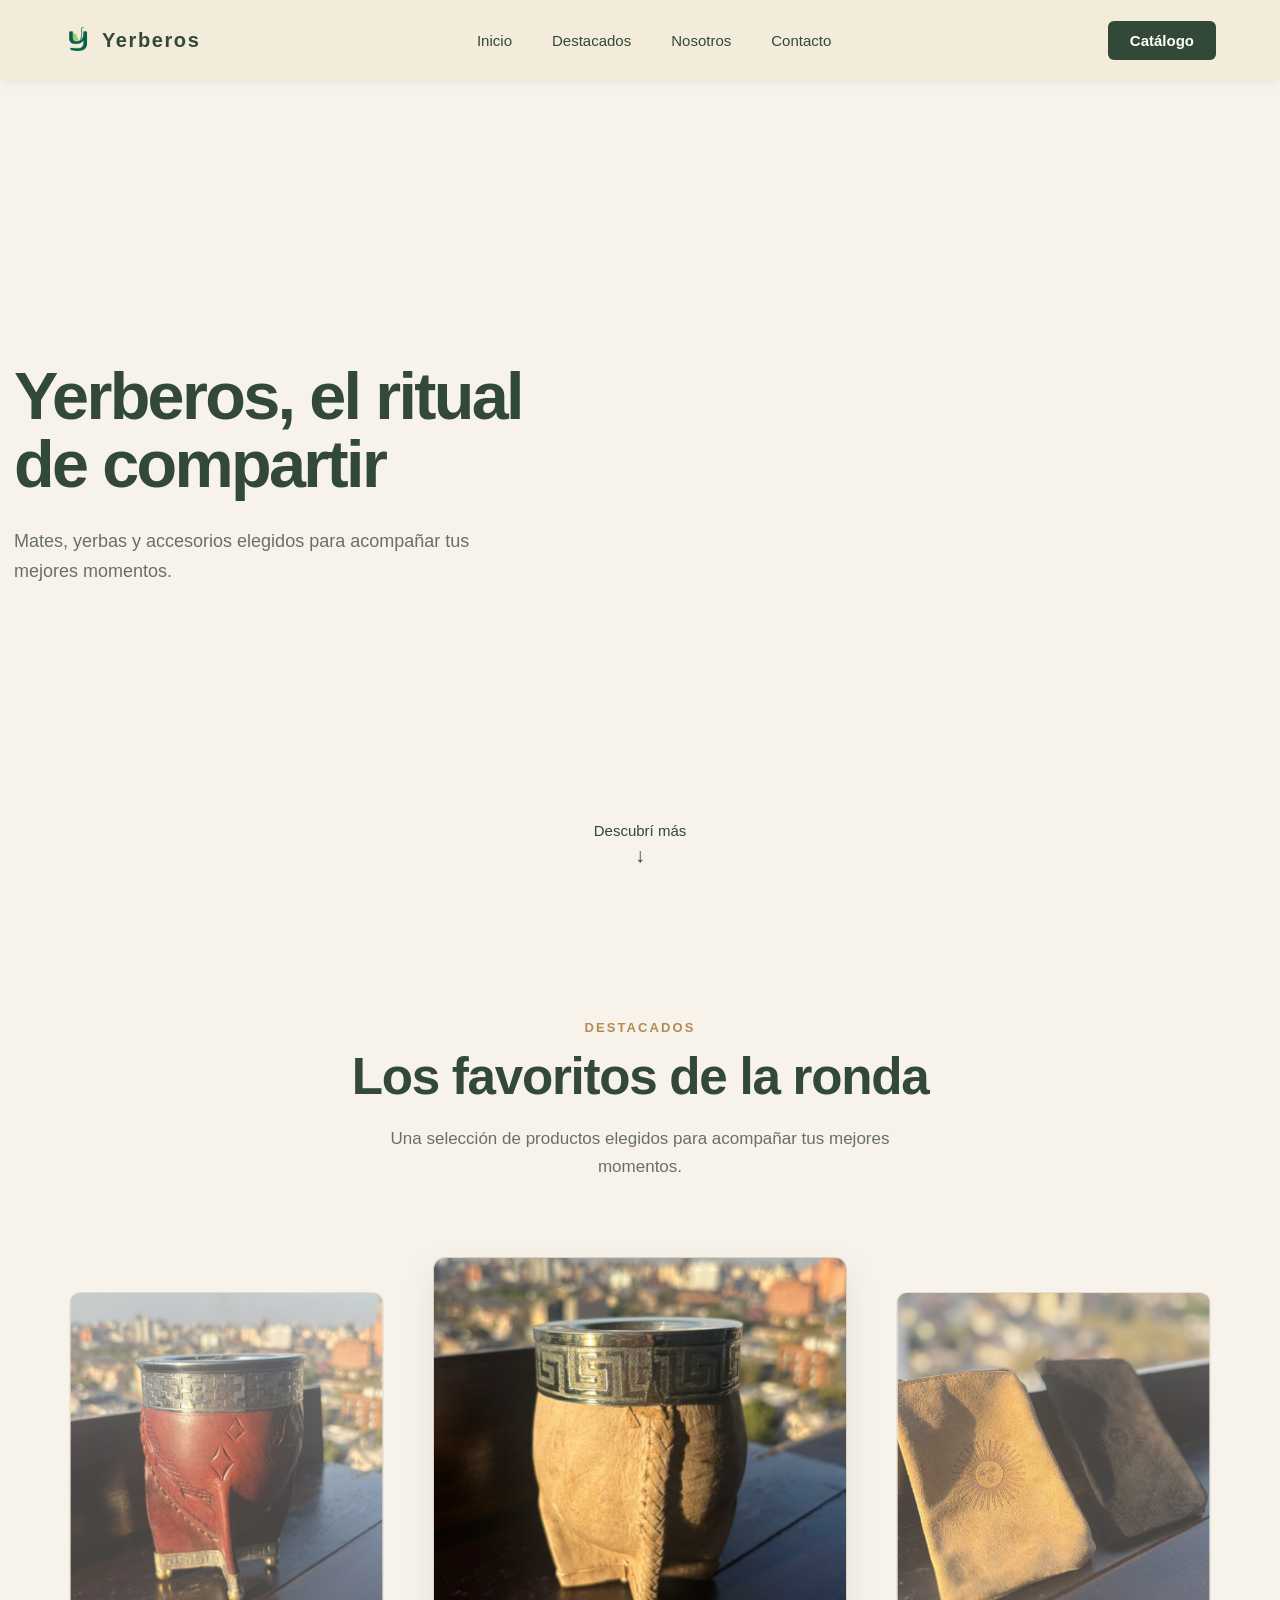
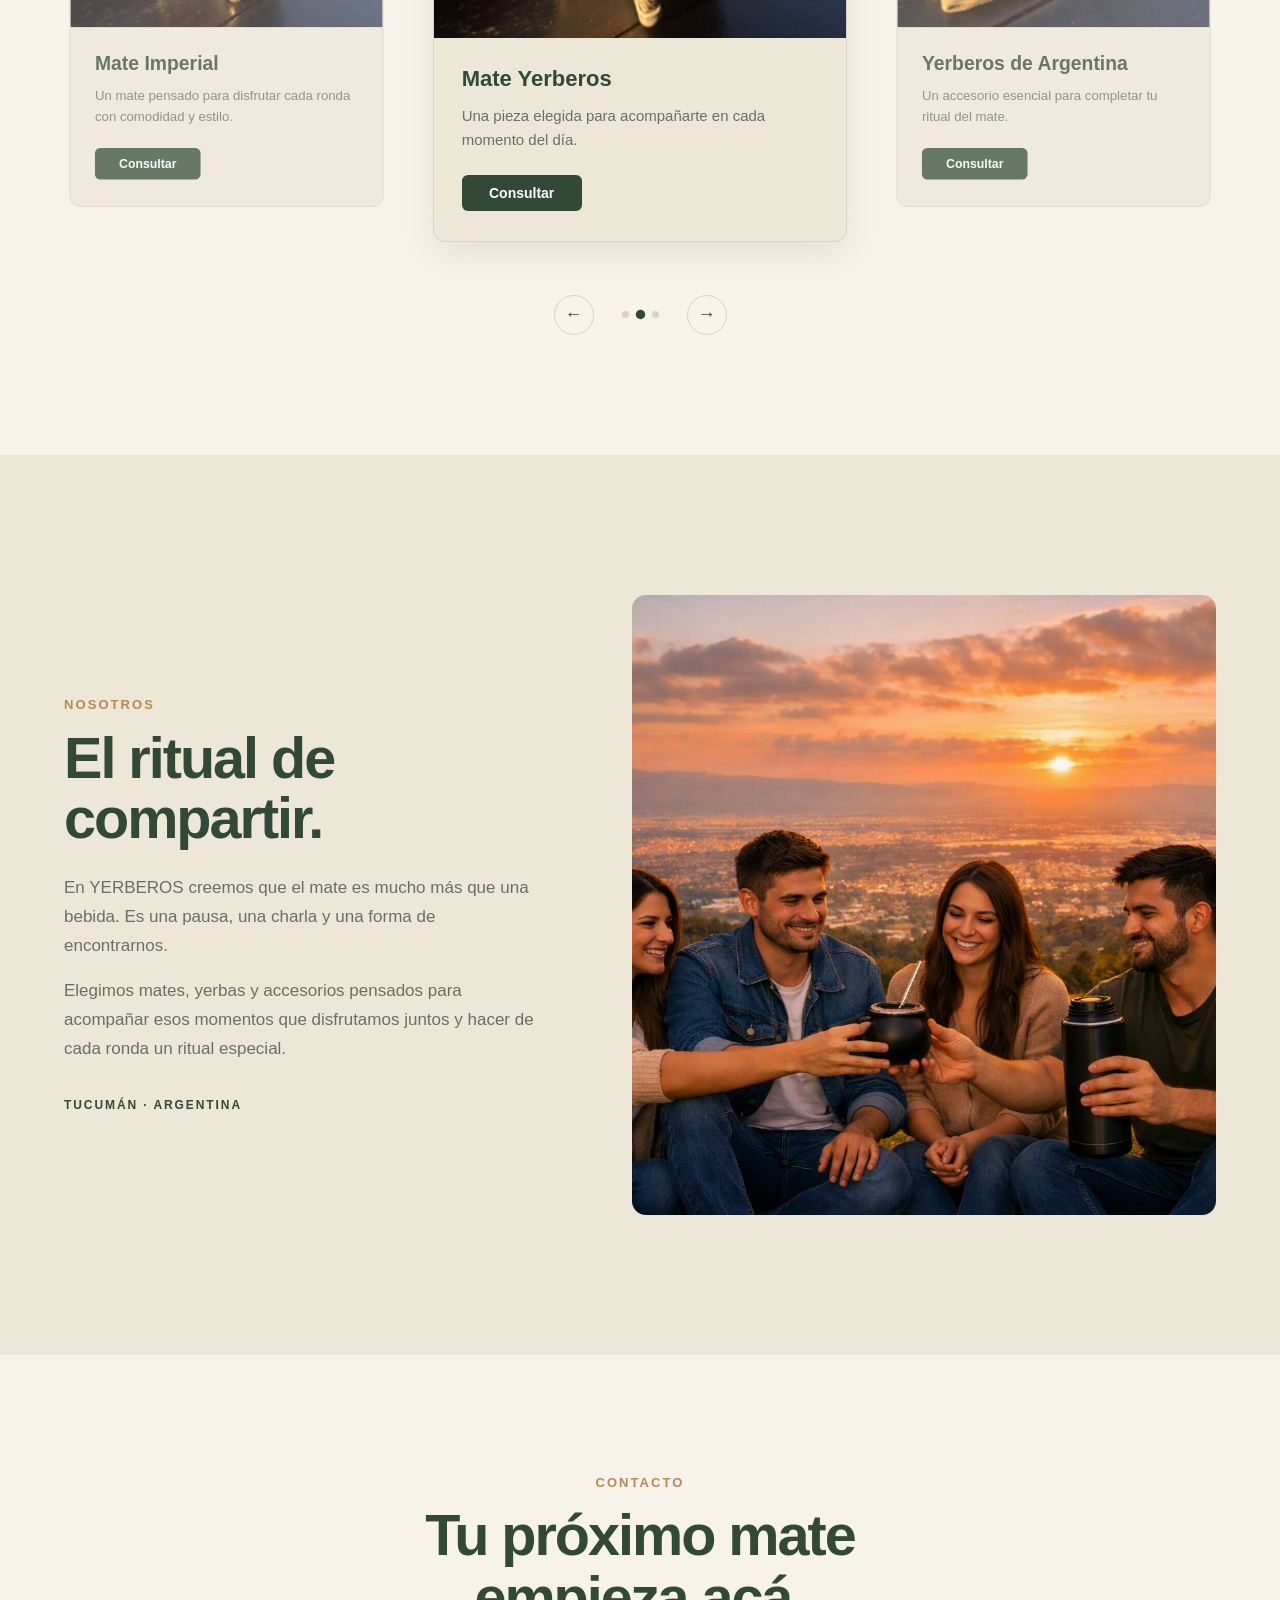
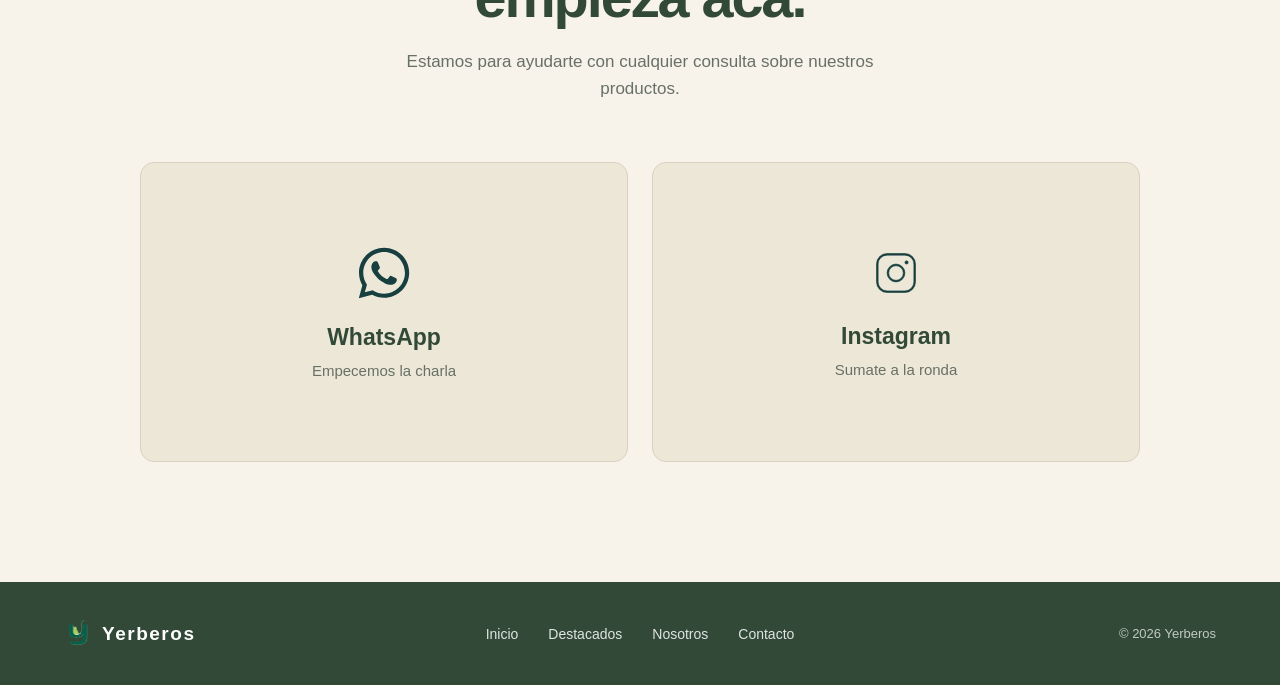
<file: index.html>
<!DOCTYPE html>
<html lang="es">
<head>
    <meta charset="UTF-8">
    <meta
        name="viewport"
        content="width=device-width, initial-scale=1.0"
    >
    <title>
        YERBEROS | Mates, yerbas y accesorios
    </title>
    <meta
        name="description"
        content="Descubrí YERBEROS, una selección de mates, yerbas y accesorios elegidos para acompañar tus mejores momentos."
    >
    <meta
        name="author"
        content="YERBEROS"
    >
    <meta
        name="robots"
        content="index, follow"
    >
    <!-- =========================
        Canonical
    ========================= -->
    <link
        rel="canonical"
        href="https://bmstd.github.io/yerberos/"
    >
    <!-- =========================
        Favicon
    ========================= -->
    <link
        rel="icon"
        href="./assets/images/brand/favicon.ico"
        type="image/x-icon"
    >
    <link
        rel="shortcut icon"
        href="./assets/images/brand/favicon.ico"
        type="image/x-icon"
    >
    <!-- =========================
        Open Graph
    ========================= -->
    <meta
        property="og:type"
        content="website"
    >
    <meta
        property="og:title"
        content="YERBEROS | Mates, yerbas y accesorios"
    >
    <meta
        property="og:description"
        content="Mates, yerbas y accesorios elegidos para acompañar tus mejores momentos."
    >
    <meta
        property="og:url"
        content="https://bmstd.github.io/yerberos/"
    >
    <meta
        property="og:site_name"
        content="YERBEROS"
    >
    <meta
        property="og:locale"
        content="es_AR"
    >
    <meta
        property="og:image"
        content="https://bmstd.github.io/yerberos/assets/images/brand/og-image.jpg"
    >
    <meta
        property="og:image:alt"
        content="YERBEROS - Mates, yerbas y accesorios"
    >
    <!-- =========================
        X / Twitter
    ========================= -->
    <meta
        name="twitter:card"
        content="summary_large_image"
    >
    <meta
        name="twitter:title"
        content="YERBEROS | Mates, yerbas y accesorios"
    >
    <meta
        name="twitter:description"
        content="Mates, yerbas y accesorios elegidos para acompañar tus mejores momentos."
    >
    <meta
        name="twitter:image"
        content="https://bmstd.github.io/yerberos/assets/images/brand/og-image.jpg"
    >
    <meta
        name="twitter:image:alt"
        content="YERBEROS - Mates, yerbas y accesorios"
    >
    <!-- =========================
        Estilos
    ========================= -->
    <link
        rel="stylesheet"
        href="./css/styles.css"
    >
</head>
<body>
    <!-- =========================
        Navbar
    ========================= -->
    <header class="navbar">
        <div class="navbar__container">
            <!-- Marca -->
            <a
                href="./index.html#inicio"
                class="navbar__brand"
                aria-label="YERBEROS - Inicio"
            >
                <img
                    src="./assets/images/brand/logo.webp"
                    alt=""
                    class="navbar__logo"
                >
                <span class="navbar__name">
                    Yerberos
                </span>
            </a>
            <!-- Navegación -->
            <nav
                class="navbar__nav"
                id="navbar-nav"
                aria-label="Navegación principal"
            >
                <a
                    href="#inicio"
                    class="navbar__link"
                >
                    Inicio
                </a>
                <a
                    href="#destacados"
                    class="navbar__link"
                >
                    Destacados
                </a>
                <a
                    href="#nosotros"
                    class="navbar__link"
                >
                    Nosotros
                </a>
                <a
                    href="#contacto"
                    class="navbar__link"
                >
                    Contacto
                </a>
            </nav>
            <!-- CTA -->
            <a
                href="./pages/catalogo.html"
                class="navbar__cta"
            >
                Catálogo
            </a>
            <!-- Botón menú mobile -->
            <button
                class="navbar__toggle"
                type="button"
                aria-label="Abrir menú"
                aria-expanded="false"
                aria-controls="navbar-nav"
            >
                <span></span>
                <span></span>
                <span></span>
            </button>
        </div>
    </header>
    <main>
        <!-- =========================
            Hero
        ========================= -->
        <section
            class="hero"
            id="inicio"
        >
            <!-- Video -->
            <video
                class="hero__video"
                autoplay
                muted
                loop
                playsinline
                preload="metadata"
                aria-hidden="true"
            >
                <source
                    src="./assets/videos/hero.mp4"
                    type="video/mp4"
                >
            </video>
            <!-- Overlay -->
            <div class="hero__overlay"></div>
            <!-- Contenido -->
            <div class="hero__container">
                <div class="hero__content">
                    <h1 class="hero__title">
                        Yerberos, el ritual de compartir
                    </h1>
                    <h2 class="hero__description">
                        Mates, yerbas y accesorios elegidos para acompañar tus mejores momentos.
                    </h2>
                </div>
            </div>
            <!-- Descubrí más -->
            <a
                href="#destacados"
                class="hero__scroll"
                aria-label="Ir a destacados"
            >
                <span class="hero__scroll-text">
                    Descubrí más
                </span>
                <span
                    class="hero__scroll-arrow"
                    aria-hidden="true"
                >
                    ↓
                </span>
            </a>
        </section>

        <!-- =========================
            Destacados
        ========================= -->
        <section
            class="featured"
            id="destacados"
        >
            <div class="featured__container">
                <!-- Encabezado -->
                <header class="featured__header">
                    <span class="featured__eyebrow">
                        DESTACADOS
                    </span>
                    <h2 class="featured__title">
                        Los favoritos de la ronda
                    </h2>
                    <p class="featured__description">
                        Una selección de productos elegidos para acompañar tus mejores momentos.
                    </p>
                </header>
                <!-- Productos destacados -->
                <div class="featured__carousel">
                    <!-- Producto anterior -->
                    <article
                        class="featured__card featured__card--side"
                    >
                        <div class="featured__card-media">
                            <img
                                src="./assets/images/products/product-1.jpg"
                                alt="Mate destacado de Yerberos"
                                class="featured__card-image"
                            >
                        </div>
                        <div class="featured__card-content">
                            <h3 class="featured__card-title">
                                Mate Imperial
                            </h3>
                            <p class="featured__card-description">
                                Un mate pensado para disfrutar cada ronda con comodidad y estilo.
                            </p>
                            <a
                                href="https://wa.me/5493816481327?text=Hola%20Yerberos!%20Quería%20consultar%20por%20el%20Mate%20Imperial."
                                class="featured__card-button"
                                target="_blank"
                                rel="noopener noreferrer"
                            >
                                Consultar
                            </a>
                        </div>
                    </article>
                    <!-- Producto principal -->
                    <article
                        class="featured__card featured__card--active"
                    >
                        <div class="featured__card-media">
                            <img
                                src="./assets/images/products/product-2.jpg"
                                alt="Mate destacado de Yerberos"
                                class="featured__card-image"
                            >
                        </div>
                        <div class="featured__card-content">
                            <h3 class="featured__card-title">
                                Mate Yerberos
                            </h3>
                            <p class="featured__card-description">
                                Una pieza elegida para acompañarte en cada momento del día.
                            </p>
                            <a
                                href="https://wa.me/5493816481327?text=Hola%20Yerberos!%20Quería%20consultar%20por%20el%20Mate%20Yerberos."
                                class="featured__card-button"
                                target="_blank"
                                rel="noopener noreferrer"
                            >
                                Consultar
                            </a>
                        </div>
                    </article>
                    <!-- Producto siguiente -->
                    <article
                        class="featured__card featured__card--side"
                    >
                        <div class="featured__card-media">
                            <img
                                src="./assets/images/products/product-3.jpg"
                                alt="Accesorio destacado de Yerberos"
                                class="featured__card-image"
                            >
                        </div>
                        <div class="featured__card-content">
                            <h3 class="featured__card-title">
                                Yerberos de Argentina
                            </h3>
                            <p class="featured__card-description">
                                Un accesorio esencial para completar tu ritual del mate.
                            </p>
                            <a
                                href="https://wa.me/5493816481327?text=Hola%20Yerberos!%20Quería%20consultar%20por%20los%20Yerberos%20de%20Argentina."
                                class="featured__card-button"
                                target="_blank"
                                rel="noopener noreferrer"
                            >
                                Consultar
                            </a>
                        </div>
                    </article>
                </div>
                <!-- Controles -->
                <div class="featured__controls">
                    <button
                        class="featured__arrow featured__arrow--prev"
                        type="button"
                        aria-label="Producto anterior"
                    >
                        ←
                    </button>
                    <div
                        class="featured__dots"
                        aria-label="Productos destacados"
                    >
                        <button
                            class="featured__dot featured__dot--active"
                            type="button"
                            aria-label="Ver producto 1"
                        ></button>
                        <button
                            class="featured__dot"
                            type="button"
                            aria-label="Ver producto 2"
                        ></button>
                        <button
                            class="featured__dot"
                            type="button"
                            aria-label="Ver producto 3"
                        ></button>
                    </div>
                    <button
                        class="featured__arrow featured__arrow--next"
                        type="button"
                        aria-label="Producto siguiente"
                    >
                        →
                    </button>
                </div>
            </div>
        </section>
        <!-- =========================
            Nosotros
        ========================= -->
        <section
            class="about"
            id="nosotros"
        >
            <div class="about__container">
                <!-- Contenido -->
                <div class="about__content">
                    <span class="about__eyebrow">
                        NOSOTROS
                    </span>
                    <h2 class="about__title">
                        El ritual de compartir.
                    </h2>
                    <p class="about__text">
                        En YERBEROS creemos que el mate es mucho más que una bebida.
                        Es una pausa, una charla y una forma de encontrarnos.
                    </p>
                    <p class="about__text">
                        Elegimos mates, yerbas y accesorios pensados
                        para acompañar esos momentos que disfrutamos juntos y hacer
                        de cada ronda un ritual especial.
                    </p>
                    <span class="about__location">
                        TUCUMÁN · ARGENTINA
                    </span>
                </div>
                <!-- Imagen -->
                <div class="about__media">
                    <img
                        src="./assets/images/about/nosotros.jpg"
                        alt="Mate preparado para compartir"
                        class="about__image"
                    >
                </div>
            </div>
        </section>

        <!-- =========================
            CONTACTO
        ========================= -->
        <section
            class="contact"
            id="contacto"
        >
            <div class="contact__container">
                <!-- Encabezado -->
                <div class="contact__header">
                    <span class="contact__eyebrow">
                        Contacto
                    </span>
                    <h2 class="contact__title">
                        Tu próximo mate empieza acá.
                    </h2>
                    <p class="contact__text">
                        Estamos para ayudarte con cualquier consulta sobre nuestros productos.
                    </p>
                </div>
                <!-- Opciones de contacto -->
                <div class="contact__options">
                    <!-- WhatsApp -->
                    <a
                        href="https://wa.me/5493816481327?text=Hola%20Yerberos!%20Vengo%20desde%20su%20web%20y%20quer%C3%ADa%20hacerles%20una%20consulta."
                        class="contact__option"
                        target="_blank"
                        rel="noopener noreferrer"
                    >
                        <img
                            src="./assets/images/icons/whatsapp.svg"
                            alt=""
                            class="contact__icon contact__icon--whatsapp"
                        >
                        <h3 class="contact__option-title">
                            WhatsApp
                        </h3>
                        <span class="contact__option-action">
                            Empecemos la charla
                        </span>
                    </a>
                    <!-- Instagram -->
                    <a
                        href="https://www.instagram.com/yerberos.tuc/"
                        class="contact__option"
                        target="_blank"
                        rel="noopener noreferrer"
                    >
                        <img
                            src="./assets/images/icons/instagram.svg"
                            alt=""
                            class="contact__icon"
                        >
                        <h3 class="contact__option-title">
                            Instagram
                        </h3>
                        <span class="contact__option-action">
                            Sumate a la ronda
                        </span>
                    </a>
                </div>
            </div>
        </section>
    </main>
    <!-- =========================
        FOOTER
    ========================= -->
    <footer class="footer">
        <div class="footer__container">
            <!-- Marca -->
            <a
                href="./index.html#inicio"
                class="footer__brand"
                aria-label="YERBEROS - Inicio"
            >
                <img
                    src="./assets/images/brand/logo.webp"
                    alt=""
                    class="footer__logo"
                >
                <span class="footer__name">
                    Yerberos
                </span>
            </a>
            <!-- Navegación -->
            <nav
                class="footer__nav"
                aria-label="Navegación del pie de página"
            >
                <a
                    href="#inicio"
                    class="footer__link"
                >
                    Inicio
                </a>
                <a
                    href="#destacados"
                    class="footer__link"
                >
                    Destacados
                </a>
                <a
                    href="#nosotros"
                    class="footer__link"
                >
                    Nosotros
                </a>
                <a
                    href="#contacto"
                    class="footer__link"
                >
                    Contacto
                </a>
            </nav>
            <!-- Copyright -->
            <span class="footer__copyright">
                © 2026 Yerberos
            </span>
        </div>
    </footer>
<script src="./js/main.js"></script>
</body>
</html>
</file>
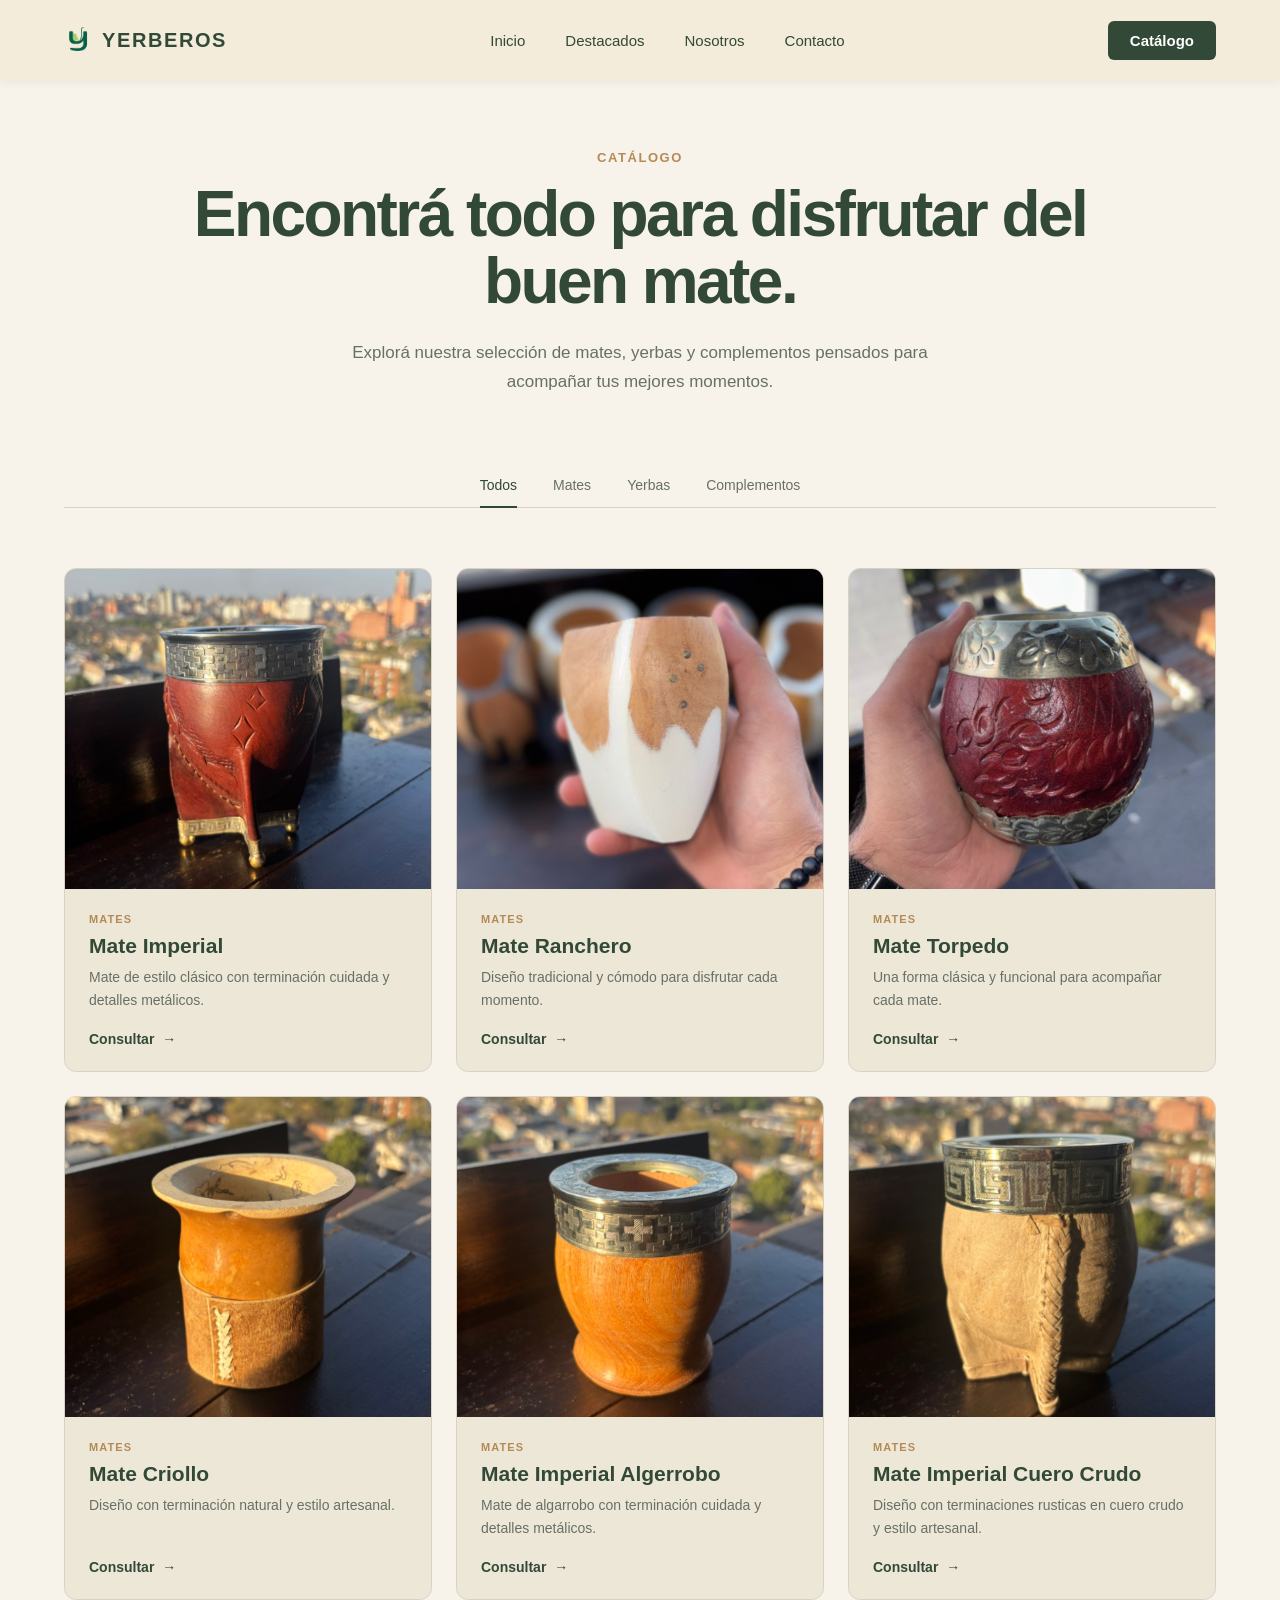
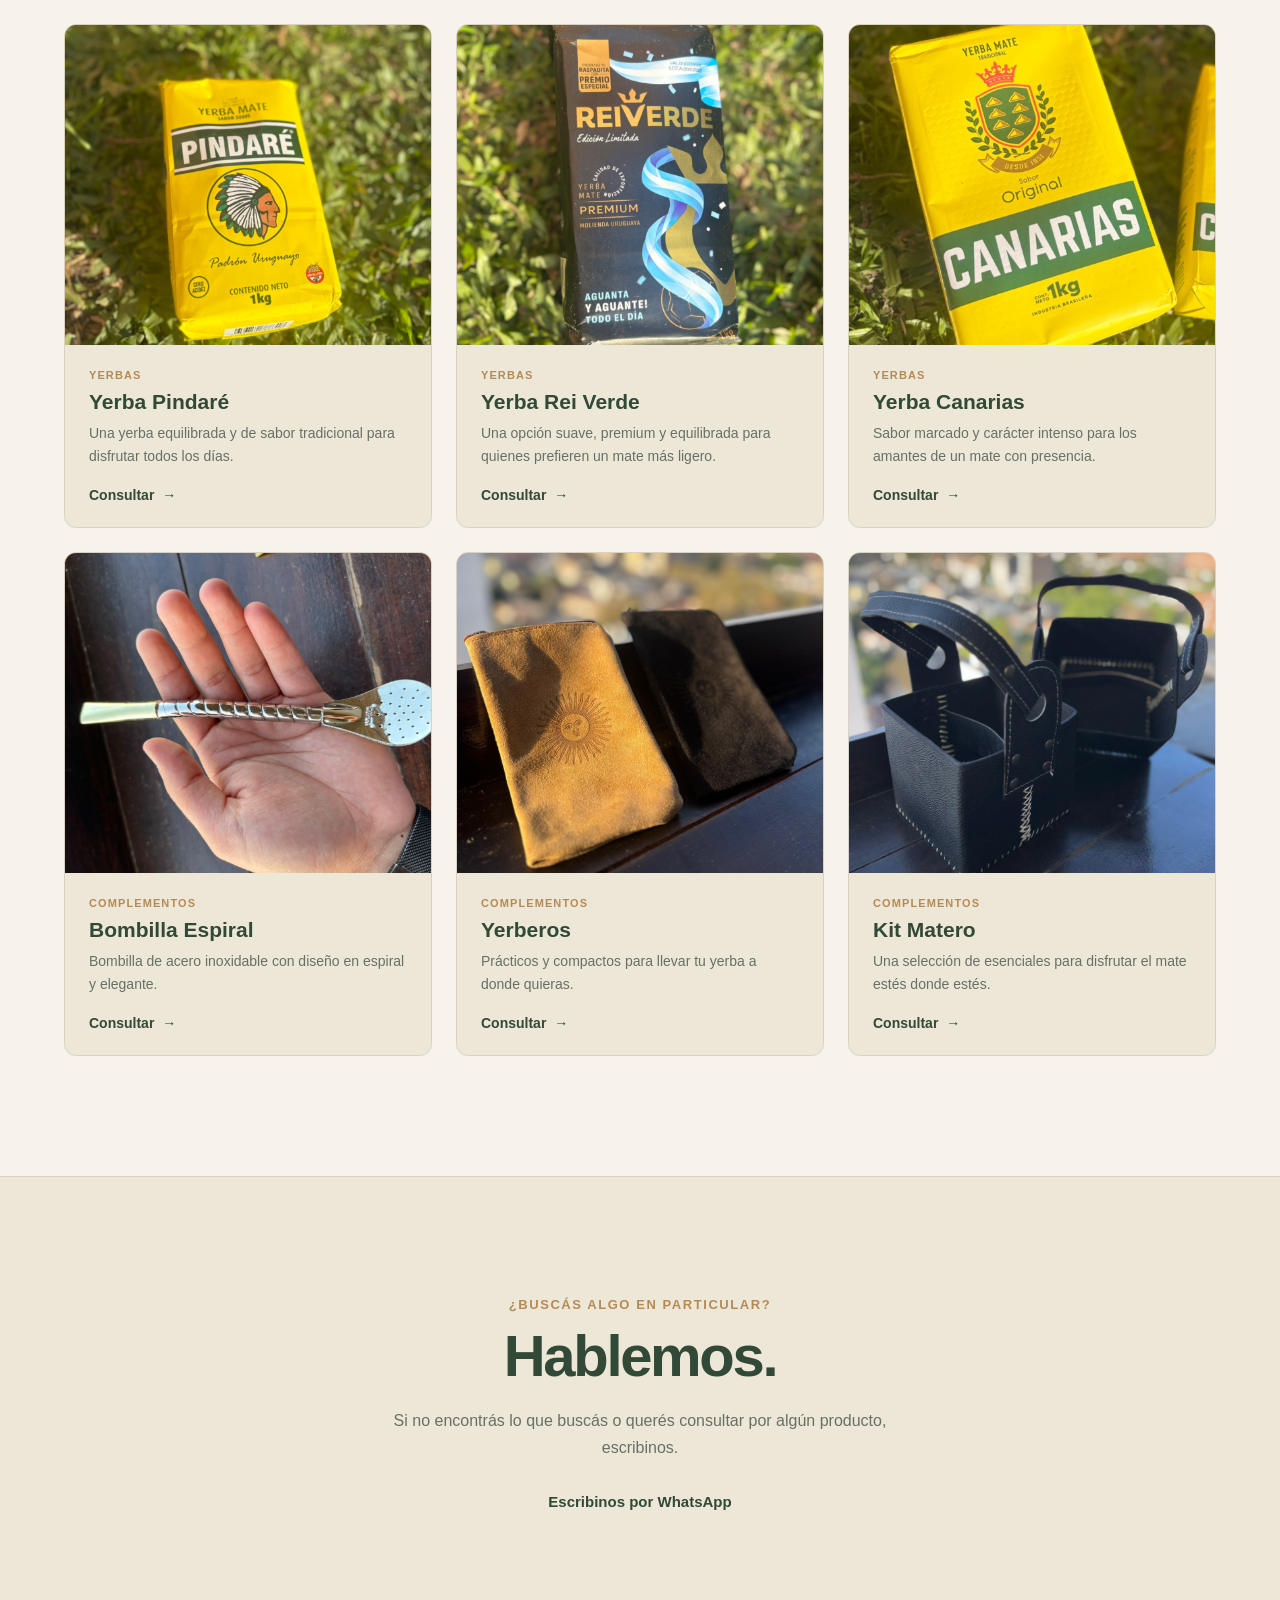
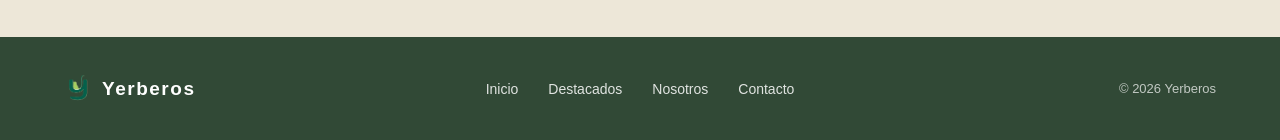
<file: pages/catalogo.html>
<!DOCTYPE html>
<html lang="es">
<head>
    <meta charset="UTF-8">
    <meta
        name="viewport"
        content="width=device-width, initial-scale=1.0"
    >
    <title>
        Catálogo | YERBEROS
    </title>
    <meta
        name="description"
        content="Explorá el catálogo de YERBEROS y descubrí nuestra selección de mates, yerbas y complementos para disfrutar el buen mate."
    >
    <meta
        name="author"
        content="YERBEROS"
    >
    <meta
        name="robots"
        content="index, follow"
    >
    <!-- =========================
        Canonical
    ========================= -->
    <link
        rel="canonical"
        href="https://bmstd.github.io/yerberos/pages/catalogo.html"
    >
    <!-- =========================
        Favicon
    ========================= -->
    <link
        rel="icon"
        href="../assets/images/brand/favicon.ico"
        type="image/x-icon"
    >
    <link
        rel="shortcut icon"
        href="../assets/images/brand/favicon.ico"
        type="image/x-icon"
    >
    <!-- =========================
        Open Graph
    ========================= -->
    <meta
        property="og:type"
        content="website"
    >
    <meta
        property="og:title"
        content="Catálogo | YERBEROS"
    >
    <meta
        property="og:description"
        content="Explorá nuestra selección de mates, yerbas y complementos para disfrutar el buen mate."
    >
    <meta
        property="og:url"
        content="https://bmstd.github.io/yerberos/pages/catalogo.html"
    >
    <meta
        property="og:site_name"
        content="YERBEROS"
    >
    <meta
        property="og:locale"
        content="es_AR"
    >
    <meta
        property="og:image"
        content="https://bmstd.github.io/yerberos/assets/images/brand/og-image-catalogo.jpg"
    >
    <meta
        property="og:image:alt"
        content="Catálogo YERBEROS - Mates, yerbas y complementos"
    >
    <!-- =========================
        X / Twitter
    ========================= -->
    <meta
        name="twitter:card"
        content="summary_large_image"
    >
    <meta
        name="twitter:title"
        content="Catálogo | YERBEROS"
    >
    <meta
        name="twitter:description"
        content="Explorá nuestra selección de mates, yerbas y complementos para disfrutar el buen mate."
    >
    <meta
        name="twitter:image"
        content="https://bmstd.github.io/yerberos/assets/images/brand/og-image-catalogo.jpg"
    >
    <meta
        name="twitter:image:alt"
        content="Catálogo YERBEROS - Mates, yerbas y complementos"
    >
    <!-- =========================
        Estilos
    ========================= -->
    <link
        rel="stylesheet"
        href="../css/styles.css"
    >
    <link
        rel="stylesheet"
        href="../css/catalogo.css"
    >
</head>
<body>
    <!-- =========================
        NAVBAR
    ========================= -->
    <header class="navbar">
        <div class="navbar__container">
            <a
                href="../index.html#inicio"
                class="navbar__brand"
                aria-label="YERBEROS - Inicio"
            >
                <img
                    src="../assets/images/brand/logo.webp"
                    alt=""
                    class="navbar__logo"
                >
                <span class="navbar__name">
                    YERBEROS
                </span>
            </a>
            <nav
                class="navbar__nav"
                id="navbar-nav"
                aria-label="Navegación principal"
            >
                <a
                    href="../index.html#inicio"
                    class="navbar__link"
                >
                    Inicio
                </a>
                <a
                    href="../index.html#destacados"
                    class="navbar__link"
                >
                    Destacados
                </a>
                <a
                    href="../index.html#nosotros"
                    class="navbar__link"
                >
                    Nosotros
                </a>
                <a
                    href="../index.html#contacto"
                    class="navbar__link"
                >
                    Contacto
                </a>
            </nav>
            <a
                href="./catalogo.html"
                class="navbar__cta"
                aria-current="page"
            >
                Catálogo
            </a>
            <button
                class="navbar__toggle"
                type="button"
                aria-label="Abrir menú"
                aria-expanded="false"
                aria-controls="navbar-nav"
            >
                <span></span>
                <span></span>
                <span></span>
            </button>
        </div>
    </header>
    <!-- =========================
        Contenido principal
    ========================= -->
    <main>
    <!-- =========================
        Encabezado
    ========================= -->
        <section class="catalog-header">
            <div class="catalog-header__container">
                <span class="catalog-header__eyebrow">
                    Catálogo
                </span>
                <h1 class="catalog-header__title">
                    Encontrá todo para disfrutar del buen mate.
                </h1>
                <p class="catalog-header__text">
                    Explorá nuestra selección de mates, yerbas y complementos
                    pensados para acompañar tus mejores momentos.
                </p>
            </div>
        </section>
    <!-- =========================
        Catálogo
    ========================= -->
        <section class="catalog">
            <div class="catalog__container">
                <!-- Categorías -->
                <nav
                    class="catalog__filters"
                    aria-label="Filtrar productos por categoría"
                >
                    <button
                        type="button"
                        class="catalog__filter catalog__filter--active"
                        data-category="todos"
                    >
                        Todos
                    </button>
                    <button
                        type="button"
                        class="catalog__filter"
                        data-category="mates"
                    >
                        Mates
                    </button>
                    <button
                        type="button"
                        class="catalog__filter"
                        data-category="yerbas"
                    >
                        Yerbas
                    </button>
                    <button
                        type="button"
                        class="catalog__filter"
                        data-category="complementos"
                    >
                        Complementos
                    </button>
                </nav>
                <!-- Productos -->
                <div
                    class="catalog__grid"
                    id="catalog-products"
                >
                    <!--
                        Los productos serán
                        generados mediante JavaScript.
                    -->
                </div>
            </div>
        </section>
    <!-- =========================
        CTA
    ========================= -->
        <section class="catalog-cta">
            <div class="catalog-cta__container">
                <span class="catalog-cta__eyebrow">
                    ¿Buscás algo en particular?
                </span>
                <h2 class="catalog-cta__title">
                    Hablemos.
                </h2>
                <p class="catalog-cta__text">
                    Si no encontrás lo que buscás o querés consultar
                    por algún producto, escribinos.
                </p>
                <a
                    href="https://wa.me/5493816481327?text=Hola%20Yerberos!%20Vengo%20desde%20su%20web%20y%20quer%C3%ADa%20hacerles%20una%20consulta."
                    class="catalog-cta__link"
                    target="_blank"
                    rel="noopener noreferrer"
                >
                    Escribinos por WhatsApp
                </a>
            </div>
        </section>
    </main>
    <!-- =========================
        FOOTER
    ========================= -->
    <footer class="footer">
        <div class="footer__container">
            <!-- Marca -->
            <a
                href="../index.html#inicio"
                class="footer__brand"
                aria-label="YERBEROS - Inicio"
            >
                <img
                    src="../assets/images/brand/logo.webp"
                    alt=""
                    class="footer__logo"
                >
                <span class="footer__name">
                    Yerberos
                </span>
            </a>
            <!-- Navegación -->
            <nav
                class="footer__nav"
                aria-label="Navegación del pie de página"
            >
                <a
                    href="../index.html#inicio"
                    class="footer__link"
                >
                    Inicio
                </a>
                <a
                    href="../index.html#destacados"
                    class="footer__link"
                >
                    Destacados
                </a>
                <a
                    href="../index.html#nosotros"
                    class="footer__link"
                >
                    Nosotros
                </a>
                <a
                    href="../index.html#contacto"
                    class="footer__link"
                >
                    Contacto
                </a>
            </nav>
            <!-- Copyright -->
            <span class="footer__copyright">
                © 2026 Yerberos
            </span>
        </div>
    </footer>
    <!-- =========================
        Scripts
    ========================= -->
    <script src="../js/main.js"></script>
    <script src="../js/productos.js"></script>
    <script src="../js/catalogo.js"></script>
</body>
</html>
</file>
<file: css/styles.css>
/* ========================= */
/* RESET */
/* ========================= */

* {
    margin: 0;
    padding: 0;
    box-sizing: border-box;
}

html {
    scroll-behavior: smooth;
}

body {
    min-height: 100vh;
    font-family: Arial, sans-serif;
    background-color: var(--color-background);
    color: var(--color-text);
}

img {
    display: block;
    max-width: 100%;
}

a {
    color: inherit;
    text-decoration: none;
}

button,
input,
textarea,
select {
    font: inherit;
}

button {
    border: none;
    background: none;
    cursor: pointer;
}

/* ========================= */
/* VARIABLES */
/* ========================= */

:root {
    /* ---- Colores principales ---- */
    --color-primary: #314936;
    --color-primary-dark: #24372A;
    --color-primary-light: #526B55;

    /* ---- Fondos ---- */
    --color-background: #F7F3EA;
    --color-background-soft: #EDE7D8;

    /* ---- Texto ---- */
    --color-text: #1E241F;
    --color-text-muted: #687066;

    /* ---- Detalles ---- */
    --color-accent: #B58A55;
    --color-accent-light: #D2B98F;

    /* ---- Bordes ---- */
    --color-border: #D9D2C3;

    /* ---- Navbar ---- */
    --color-navbar: #f4ecdb;
    --color-navbar-text: #1E241F;

}

/* =========================
    NAVBAR
========================= */
/* ------------------------- Contenedor ------------------------- */

.navbar {
    position: fixed;
    top: 0;
    left: 0;
    z-index: 1000;
    width: 100%;
    height: 80px;
    background-color: var(--color-navbar);
    box-shadow: 0 2px 10px rgba(0, 0, 0, 0.06);
}

.navbar__container {
    width: min(1200px, 90%);
    height: 100%;
    margin: 0 auto;
    display: flex;
    align-items: center;
    justify-content: space-between;
}

/* ------------------------- Marca ------------------------- */
.navbar__brand {
    display: flex;
    align-items: center;
    gap: 10px;
    color: var(--color-primary);
    text-decoration: none;
}

.navbar__logo {
    display: block;
    width: 28px;
    height: auto;
}

.navbar__name {
    font-size: 20px;
    font-weight: 600;
    letter-spacing: 0.08em;
}

/* ------------------------- Navegación ------------------------- */
.navbar__nav {
    display: flex;
    align-items: center;
    gap: 40px;
}

.navbar__link {
    position: relative;
    color: var(--color-primary);
    font-size: 15px;
    font-weight: 500;
    text-decoration: none;
}

/* ------------------------- Línea hover ------------------------- */
.navbar__link::after {
    content: "";
    position: absolute;
    left: 50%;
    bottom: -6px;
    width: 100%;
    height: 2px;
    background-color: var(--color-primary);
    transform: translateX(-50%) scaleX(0);
    transform-origin: center;
    transition: transform 0.3s ease;
}

.navbar__link:hover::after {
    transform: translateX(-50%) scaleX(1);
}

/* ------------------------- CTA ------------------------- */
.navbar__cta {
    display: inline-flex;
    align-items: center;
    justify-content: center;
    padding: 11px 22px;
    background-color: var(--color-primary);
    color: #FFFFFF;
    font-size: 15px;
    font-weight: 600;
    text-decoration: none;
    border-radius: 6px;
    transition:
        background-color 0.3s ease,
        transform 0.3s ease;
}

.navbar__cta:hover {
    background-color: var(--color-primary-dark);
    transform: translateY(-2px);
}

/* ------------------------- Menú mobile ------------------------- */
.navbar__toggle {
    display: none;
}

/* =========================
    MEDIA QUERIES
========================= */
/* ------------------------- Tablet ------------------------- */

@media (max-width: 900px) {

    .navbar__container {
        width: min(1200px, 92%);
    }

    .navbar__nav {
        gap: 24px;
    }

    .navbar__link {
        font-size: 14px;
    }

    .navbar__cta {
        padding: 10px 18px;
        font-size: 14px;
    }
}

/* ------------------------- Mobile ------------------------- */
@media (max-width: 700px) {

    .navbar {
        height: 70px;
    }

    .navbar__container {
        width: 90%;
    }

    .navbar__logo {
        width: 30px;
    }

    .navbar__name {
        font-size: 19px;
    }

/* ------------------------- Navegación mobile ------------------------- */
    .navbar__nav {
        position: fixed;
        top: 69px;
        left: 0;
        z-index: 999;
        width: 100%;
        height: calc(100vh - 70px);
        display: flex;
        flex-direction: column;
        align-items: center;
        justify-content: center;
        gap: 28px;
        background-color: var(--color-navbar);
        opacity: 0;
        visibility: hidden;
        pointer-events: none;
        transition:
            opacity 0.2s ease,
            visibility 0.2s ease;
    }

    .navbar__link {
        font-size: 22px;
    }

/* ------------------------- CTA mobile ------------------------- */
    .navbar__cta {
        position: fixed;
        left: 50%;
        bottom: 50px;
        z-index: 1000;
        display: inline-flex;
        padding: 12px 24px;
        font-size: 15px;
        transform: translateX(-50%);
        opacity: 0;
        visibility: hidden;
        pointer-events: none;
        transition:
            opacity 0.3s ease,
            visibility 0.3s ease,
            background-color 0.3s ease;
    }

/* ------------------------- Menú abierto ------------------------- */
    .navbar--open .navbar__nav,
    .navbar--open .navbar__cta {
        opacity: 1;
        visibility: visible;
        pointer-events: auto;
    }

/* ------------------------- Botón ------------------------- */
    .navbar__toggle {
        position: relative;
        z-index: 1001;
        display: flex;
        flex-direction: column;
        justify-content: space-between;
        width: 28px;
        height: 20px;
        padding: 0;
        background: none;
        border: none;
        cursor: pointer;
    }

    .navbar__toggle span {
        display: block;
        width: 100%;
        height: 2px;
        background-color: var(--color-primary);
        border-radius: 2px;
        transition:
            transform 0.3s ease,
            opacity 0.3s ease;
    }

/* ------------------------- Botón abierto ------------------------- */
    .navbar--open .navbar__toggle span:nth-child(1) {
        transform: translateY(9px) rotate(45deg);
    }

    .navbar--open .navbar__toggle span:nth-child(2) {
        opacity: 0;
    }

    .navbar--open .navbar__toggle span:nth-child(3) {
        transform: translateY(-9px) rotate(-45deg);
    }
}

/* =========================
    HERO
========================= */
/* ------------------------- Contenedor ------------------------- */
.hero {
    position: relative;
    min-height: 100vh;
    padding-top: 80px;
    overflow: hidden;
    background-color: var(--color-background);
}

.hero__container {
    position: relative;
    z-index: 2;
    width: min(1200px, 90%);
    height: calc(100vh - 80px);
    margin: 0 auto;
    display: flex;
    align-items: center;
}

/* ------------------------- Video ------------------------- */
.hero__video {
    position: absolute;
    top: 80px;
    right: 0;
    z-index: 0;
    display: block;
    width: 52%;
    height: calc(100vh - 80px);
    object-fit: cover;
    object-position: center center;
    pointer-events: none;
}

/* ------------------------- Overlay ------------------------- */
.hero__overlay {
    position: absolute;
    inset: 0;
    z-index: 1;
    pointer-events: none;

    background:
        linear-gradient(
            90deg,
            var(--color-background) 0%,
            var(--color-background) 35%,
            rgba(247, 243, 234, 1) 46%,
            rgba(247, 243, 234, 0.95) 49%,
            rgba(247, 243, 234, 0.75) 55%,
            rgba(247, 243, 234, 0.45) 61%,
            rgba(247, 243, 234, 0.20) 67%,
            rgba(247, 243, 234, 0) 72%
        );
}

/* ------------------------- Contenido ------------------------- */
.hero__content {
    width: 48%;
    max-width: 560px;
    padding-bottom: 30px;
    transform: translateX(-50px);
}

.hero__title {
    margin: 0;
    color: var(--color-primary);
    font-size: clamp(48px, 5.2vw, 72px);
    font-weight: 600;
    line-height: 1.02;
    letter-spacing: -0.04em;
}

.hero__description {
    max-width: 500px;
    margin: 28px 0 0;
    color: var(--color-text-muted);
    font-size: 18px;
    font-weight: 400;
    line-height: 1.65;
}

/* ------------------------- Descubrí más ------------------------- */
.hero__scroll {
    position: absolute;
    z-index: 3;
    bottom: 28px;
    left: 50%;
    display: inline-flex;
    flex-direction: column;
    align-items: center;
    color: var(--color-primary);
    font-size: 15px;
    font-weight: 500;
    line-height: 1.2;
    text-decoration: none;
    transform: translateX(-50%);
    transition: color 0.3s ease;
}

.hero__scroll::after {
    content: "";
    width: 100%;
    height: 1px;
    margin-top: 6px;
    background-color: currentColor;
    transform: scaleX(0);
    transform-origin: center;
    transition: transform 0.35s ease;
}

.hero__scroll:hover {
    color: var(--color-primary-light);
}

.hero__scroll:hover::after {
    transform: scaleX(1);
}

.hero__scroll-arrow {
    margin-top: 5px;
    font-size: 20px;
    line-height: 1;
    transition: transform 0.3s ease;
}

.hero__scroll:hover .hero__scroll-arrow {
    transform: translateY(4px);
}

/* =========================
    MEDIA QUERIES
========================= */
/* ------------------------- Tablet ------------------------- */

@media (max-width: 1032px) {

    .hero {
        min-height: calc(100vh - 80px);
        padding-top: 80px;
    }

    .hero__container {
        width: 92%;
        height: calc(100vh - 80px);
        justify-content: center;
        align-items: center;
    }

/* ------------------------- Video ------------------------- */
    .hero__video {
        top: 80px;
        right: 50%;
        width: 100%;
        height: calc(100vh - 80px);
        object-fit: cover;
        object-position: center center;
        transform: translateX(50%);
    }

/* ------------------------- Overlay ------------------------- */
    .hero__overlay {
        background:
            linear-gradient(
                180deg,
                var(--color-background) 0%,
                rgba(247, 243, 234, 0.92) 20%,
                rgba(247, 243, 234, 0.70) 38%,
                rgba(247, 243, 234, 0.55) 50%,
                rgba(247, 243, 234, 0.70) 62%,
                rgba(247, 243, 234, 0.92) 80%,
                var(--color-background) 100%
            );
    }

/* ------------------------- Contenido ------------------------- */
    .hero__content {
        position: relative;
        z-index: 3;
        width: 80%;
        max-width: 700px;
        padding-bottom: 30px;
        text-align: center;
        transform: none;
    }

    .hero__title {
        font-size: clamp(45px, 6vw, 62px);
    }

    .hero__description {
        max-width: 520px;
        margin: 22px auto 0;
        padding-top: 35px;
        font-size: 28px;
    }

}

/* ------------------------- Mobile ------------------------- */
@media (max-width: 700px) {

    .hero {
        min-height: 100svh;
        padding-top: 70px;
    }

    .hero__container {
        width: 90%;
        height: calc(100svh - 70px);
        justify-content: center;
        align-items: center;
    }

/* ------------------------- Video ------------------------- */
    .hero__video {
        top: 70px;
        right: 50%;
        width: 100%;
        height: calc(100svh - 70px);
        object-fit: cover;
        object-position: center center;
        transform: translateX(50%);
    }

/* ------------------------- Overlay ------------------------- */
    .hero__overlay {
        background:
            linear-gradient(
                180deg,
                var(--color-background) 0%,
                rgba(247, 243, 234, 0.90) 18%,
                rgba(247, 243, 234, 0.68) 32%,
                rgba(247, 243, 234, 0.52) 50%,
                rgba(247, 243, 234, 0.68) 68%,
                rgba(247, 243, 234, 0.90) 82%,
                var(--color-background) 100%
            );
    }

/* ------------------------- Contenido ------------------------- */
    .hero__content {
        width: 100%;
        max-width: 600px;
        padding-bottom: 0;
        text-align: center;
        transform: none;
    }

    .hero__title {
        font-size: clamp(38px, 10vw, 48px);
        line-height: 1.05;
    }

    .hero__description {
        max-width: 400px;
        margin: 20px auto 0;
        padding-top: 0;
        font-size: 14px;
        line-height: 1.55;
    }

/* ------------------------- Descubrí más ------------------------- */
    .hero__scroll {
        bottom: 18px;
        font-size: 14px;
    }

    .hero__scroll-arrow {
        font-size: 19px;
    }

}

/* =========================
DESTACADOS
========================= */
/* ------------------------- Contenedor ------------------------- */

.featured {
    padding: 120px 0;

    background-color: var(--color-background);
}

.featured__container {
    width: min(1200px, 90%);

    margin: 0 auto;
}


/* ------------------------- Encabezado ------------------------- */

.featured__header {
    max-width: 650px;

    margin: 0 auto 70px;

    text-align: center;
}

.featured__eyebrow {
    display: block;

    margin-bottom: 14px;

    color: var(--color-accent);

    font-size: 13px;
    font-weight: 600;

    letter-spacing: 0.16em;
}

.featured__title {
    margin: 0;

    color: var(--color-primary);

    font-size: clamp(38px, 4vw, 56px);
    font-weight: 600;
    line-height: 1.1;
    letter-spacing: -0.025em;
}

.featured__description {
    max-width: 560px;

    margin: 20px auto 0;

    color: var(--color-text-muted);

    font-size: 17px;
    line-height: 1.6;
}


/* ------------------------- Carrusel ------------------------- */

.featured__carousel {
    display: flex;
    align-items: center;
    justify-content: center;

    gap: 28px;

    min-height: 600px;
}


/* ------------------------- Tarjetas ------------------------- */

.featured__card {
    flex: 0 0 31%;

    background-color: var(--color-background-soft);

    border: 1px solid var(--color-border);

    border-radius: 12px;

    overflow: hidden;

    transition:
        transform 0.4s ease,
        opacity 0.4s ease,
        box-shadow 0.4s ease;
}


/* ------------------------- Tarjetas laterales ------------------------- */

.featured__card--side {
    transform: scale(0.88);

    opacity: 0.72;
}


/* ------------------------- Tarjeta principal ------------------------- */

.featured__card--active {
    flex-basis: 36%;

    transform: scale(1);

    opacity: 1;

    box-shadow:
        0 12px 35px rgba(0, 0, 0, 0.08);
}


/* ------------------------- Imagen ------------------------- */

.featured__card-media {
    width: 100%;
    height: 380px;

    overflow: hidden;
}

.featured__card-image {
    display: block;

    width: 100%;
    height: 100%;

    object-fit: cover;

    transition: transform 0.5s ease;
}

.featured__card:hover .featured__card-image {
    transform: scale(1.04);
}


/* ------------------------- Contenido ------------------------- */

.featured__card-content {
    padding: 28px 28px 30px;
}

.featured__card-title {
    margin: 0;

    color: var(--color-primary);

    font-size: 22px;
    font-weight: 600;
}

.featured__card-description {
    margin: 12px 0 24px;

    color: var(--color-text-muted);

    font-size: 15px;
    line-height: 1.55;
}


/* ------------------------- Botón ------------------------- */

.featured__card-button {
    display: inline-flex;
    align-items: center;
    justify-content: center;

    min-width: 120px;

    padding: 10px 20px;

    background-color: var(--color-primary);
    color: #FFFFFF;

    font-size: 14px;
    font-weight: 600;

    text-decoration: none;

    border-radius: 6px;

    transition:
        background-color 0.3s ease,
        transform 0.3s ease;
}

.featured__card-button:hover {
    background-color: var(--color-primary-dark);

    transform: translateY(-2px);
}


/* ------------------------- Controles ------------------------- */

.featured__controls {
    display: flex;
    align-items: center;
    justify-content: center;

    gap: 28px;

    margin-top: 45px;
}


/* ------------------------- Flechas ------------------------- */

.featured__arrow {
    display: inline-flex;
    align-items: center;
    justify-content: center;

    width: 40px;
    height: 40px;

    padding: 0;

    background-color: transparent;
    color: var(--color-primary);

    border: 1px solid var(--color-border);
    border-radius: 50%;

    font-size: 18px;

    cursor: pointer;

    transition:
        background-color 0.3s ease,
        color 0.3s ease,
        border-color 0.3s ease;
}

.featured__arrow:hover {
    background-color: var(--color-primary);
    color: #FFFFFF;

    border-color: var(--color-primary);
}


/* ------------------------- Indicadores ------------------------- */

.featured__dots {
    display: flex;
    align-items: center;

    gap: 8px;
}

.featured__dot {
    width: 7px;
    height: 7px;

    padding: 0;

    background-color: var(--color-border);

    border: none;
    border-radius: 50%;

    cursor: pointer;

    transition:
        background-color 0.3s ease,
        transform 0.3s ease;
}

.featured__dot--active {
    background-color: var(--color-primary);

    transform: scale(1.35);
}


/* =========================
    MEDIA QUERIES
========================= */


/* ------------------------- Tablet ------------------------- */

@media (max-width: 900px) {

    .featured {
        padding: 100px 0;
    }

    .featured__header {
        margin-bottom: 55px;
    }

    .featured__carousel {
        gap: 15px;

        min-height: 520px;
    }

    .featured__card {
        flex-basis: 32%;
    }

    .featured__card--active {
        flex-basis: 40%;
    }

    .featured__card--side {
        transform: scale(0.82);
    }

    .featured__card-media {
        height: 300px;
    }

    .featured__card-content {
        padding: 22px;
    }

    .featured__card-title {
        font-size: 20px;
    }

    .featured__card-description {
        font-size: 14px;
    }

}


/* ------------------------- Mobile ------------------------- */

@media (max-width: 700px) {

    .featured {
        padding: 90px 0;
    }

    .featured__container {
        width: 90%;
    }


    /* ------------------------- Encabezado ------------------------- */

    .featured__header {
        margin-bottom: 45px;
    }

    .featured__eyebrow {
        margin-bottom: 12px;

        font-size: 12px;
    }

    .featured__title {
        font-size: clamp(34px, 10vw, 46px);
    }

    .featured__description {
        margin-top: 18px;

        font-size: 16px;
    }


    /* ------------------------- Carrusel ------------------------- */

    .featured__carousel {
        min-height: auto;

        gap: 0;

        overflow: hidden;
    }


    /* ------------------------- Tarjetas ------------------------- */

    .featured__card {
        display: none;
    }

    .featured__card--active {
        display: block;

        width: 100%;

        flex: 0 0 100%;

        transform: none;
    }

    .featured__card-media {
        height: 360px;
    }

    .featured__card-content {
        padding: 24px;
    }

    .featured__card-title {
        font-size: 21px;
    }

    .featured__card-description {
        margin-top: 10px;
        margin-bottom: 22px;
    }


    /* ------------------------- Controles ------------------------- */

    .featured__controls {
        margin-top: 30px;

        gap: 20px;
    }

    .featured__arrow {
        width: 36px;
        height: 36px;

        font-size: 16px;
    }

}

/* =========================
    NOSOTROS
========================= */
/* ------------------------- Contenedor ------------------------- */
.about {
    padding: 140px 0;
    background-color: var(--color-background-soft);
}

.about__container {
    width: min(1200px, 90%);
    margin: 0 auto;
    display: grid;
    grid-template-columns: 0.9fr 1.1fr;
    align-items: center;
    gap: 90px;
}

/* ------------------------- Contenido ------------------------- */
.about__content {
    max-width: 500px;
}

.about__eyebrow {
    display: block;
    margin-bottom: 16px;
    color: var(--color-accent);
    font-size: 13px;
    font-weight: 600;
    letter-spacing: 0.16em;
}

.about__title {
    margin: 0;
    color: var(--color-primary);
    font-size: clamp(42px, 4.5vw, 62px);
    font-weight: 600;
    line-height: 1.05;
    letter-spacing: -0.035em;
}

.about__text {
    margin: 26px 0 0;
    color: var(--color-text-muted);
    font-size: 17px;
    font-weight: 400;
    line-height: 1.7;
}

.about__text + .about__text {
    margin-top: 16px;
}

/* ------------------------- Ubicación ------------------------- */
.about__location {
    display: inline-block;
    margin-top: 34px;
    color: var(--color-primary);
    font-size: 12px;
    font-weight: 600;
    letter-spacing: 0.16em;
}

/* ------------------------- Imagen ------------------------- */
.about__media {
    position: relative;
    width: 100%;
    max-width: 600px;
    justify-self: end;
}

.about__image {
    display: block;
    width: 100%;
    height: 620px;
    object-fit: cover;
    border-radius: 14px;
}

/* =========================
    MEDIA QUERIES
========================= */
/* ------------------------- Tablet ------------------------- */
@media (max-width: 900px) {

    .about {
        padding: 110px 0;
    }

    .about__container {
        grid-template-columns: 1fr 1fr;
        gap: 50px;
    }

    .about__title {
        font-size: clamp(38px, 5vw, 52px);
    }

    .about__text {
        font-size: 16px;
    }

    .about__media {
        max-width: none;
    }

    .about__image {
        height: 520px;
    }

}

/* ------------------------- Mobile ------------------------- */
@media (max-width: 700px) {

    .about {
        padding: 90px 0;
    }

    .about__container {
        width: 90%;
        grid-template-columns: 1fr;
        gap: 50px;
    }

/* ------------------------- Contenido ------------------------- */
    .about__content {
        max-width: 600px;
        text-align: center;
    }

    .about__eyebrow {
        margin-bottom: 12px;
        font-size: 12px;
    }

    .about__title {
        font-size: clamp(38px, 10vw, 48px);
    }

    .about__text {
        margin-top: 22px;
        font-size: 16px;
        line-height: 1.65;
    }

    .about__text + .about__text {
        margin-top: 14px;
    }

    .about__location {
        margin-top: 28px;
        font-size: 11px;
    }

    /* ------------------------- Imagen ------------------------- */
    .about__media {
        width: 100%;
        justify-self: center;
    }

    .about__image {
        height: 460px;
        border-radius: 12px;
    }

}

/* =========================
    CONTACTO
========================= */
/* ------------------------- Contenedor ------------------------- */
.contact {
    padding: 120px 0;
    background-color: var(--color-background);
}

.contact__container {
    width: min(1000px, 90%);
    margin: 0 auto;
}

/* ------------------------- Encabezado ------------------------- */
.contact__header {
    max-width: 650px;
    margin: 0 auto 60px;
    text-align: center;
}

.contact__eyebrow {
    display: block;
    margin-bottom: 14px;
    color: var(--color-accent);
    font-size: 13px;
    font-weight: 600;
    letter-spacing: 0.16em;
    text-transform: uppercase;
}

.contact__title {
    margin: 0;
    color: var(--color-primary);
    font-size: clamp(40px, 4.5vw, 58px);
    font-weight: 600;
    line-height: 1.08;
    letter-spacing: -0.035em;
}

.contact__text {
    max-width: 520px;
    margin: 20px auto 0;
    color: var(--color-text-muted);
    font-size: 17px;
    line-height: 1.6;
}

/* ------------------------- Opciones ------------------------- */
.contact__options {
    display: grid;
    grid-template-columns: repeat(2, 1fr);
    gap: 24px;
}

/* ------------------------- Tarjetas ------------------------- */
.contact__option {
    position: relative;
    display: flex;
    flex-direction: column;
    align-items: center;
    justify-content: center;
    min-height: 300px;
    padding: 45px 30px;
    background-color: var(--color-background-soft);
    color: var(--color-text);
    border: 1px solid var(--color-border);
    border-radius: 14px;
    text-align: center;
    text-decoration: none;
    overflow: hidden;
    transition:
        transform 0.35s ease,
        border-color 0.35s ease,
        box-shadow 0.35s ease;
}

.contact__option:hover {
    transform: translateY(-6px);
    border-color: var(--color-accent);
    box-shadow:
        0 15px 35px rgba(0, 0, 0, 0.08);
}

/* ------------------------- Iconos ------------------------- */
.contact__icon {
    display: block;
    width: 52px;
    height: 52px;
    margin-bottom: 24px;
    object-fit: contain;
    transition:
        transform 0.35s ease;
}

.contact__option:hover .contact__icon {
    transform: scale(1.08);
}

.contact__icon--whatsapp {
    width: 54px;
    height: 54px;
}

/* ------------------------- Título ------------------------- */
.contact__option-title {
    margin: 0;
    color: var(--color-primary);
    font-size: 23px;
    font-weight: 600;
    line-height: 1.2;
}

/* ------------------------- Acción ------------------------- */
.contact__option-action {
    margin-top: 10px;
    color: var(--color-text-muted);
    font-size: 15px;
    font-weight: 500;
    transition:
        color 0.3s ease;
}

.contact__option:hover .contact__option-action {
    color: var(--color-primary);
}

/* =========================
    MEDIA QUERIES
========================= */
/* ------------------------- Tablet ------------------------- */
@media (max-width: 900px) {
    .contact {
        padding: 100px 0;
    }

    .contact__container {
        width: min(900px, 92%);
    }

    .contact__header {
        margin-bottom: 50px;
    }

    .contact__options {
        gap: 18px;
    }

    .contact__option {
        min-height: 270px;
        padding: 35px 25px;
    }

}

/* ------------------------- Mobile ------------------------- */
@media (max-width: 700px) {

    .contact {
        padding: 90px 0;
    }

    .contact__container {
        width: 90%;
    }

/* ------------------------- Encabezado ------------------------- */
    .contact__header {
        margin-bottom: 40px;
    }

    .contact__eyebrow {
        margin-bottom: 12px;
        font-size: 12px;
    }

    .contact__title {
        font-size: clamp(38px, 10vw, 48px);
    }

    .contact__text {
        margin-top: 18px;
        font-size: 16px;
    }

/* ------------------------- Opciones ------------------------- */

    .contact__options {
        grid-template-columns: 1fr;
        gap: 16px;
    }

/* ------------------------- Tarjetas ------------------------- */
    .contact__option {
        min-height: 240px;
        padding: 35px 25px;
        border-radius: 12px;
    }

/* ------------------------- Iconos ------------------------- */
    .contact__icon {
        width: 48px;
        height: 48px;
        margin-bottom: 20px;
    }

    .contact__icon--whatsapp {
        width: 50px;
        height: 50px;
    }

/* ------------------------- Título ------------------------- */
    .contact__option-title {
        font-size: 21px;
    }

    .contact__option-action {
        font-size: 14px;
    }

}

/* =========================
    FOOTER
========================= */
/* ------------------------- Contenedor ------------------------- */
.footer {
    padding: 35px 0;
    background-color: var(--color-primary);
    color: #FFFFFF;
}

.footer__container {
    width: min(1200px, 90%);
    margin: 0 auto;
    display: grid;
    grid-template-columns: 1fr auto 1fr;
    align-items: center;
}

/* ------------------------- Marca ------------------------- */
.footer__brand {
    display: flex;
    align-items: center;
    gap: 10px;
    width: fit-content;
    color: #FFFFFF;
    text-decoration: none;
}

.footer__logo {
    display: block;
    width: 28px;
    height: auto;
}

.footer__name {
    font-size: 19px;
    font-weight: 600;
    letter-spacing: 0.08em;
}

/* ------------------------- Navegación ------------------------- */
.footer__nav {
    display: flex;
    align-items: center;
    gap: 30px;
}

.footer__link {
    position: relative;
    color: rgba(255, 255, 255, 0.85);
    font-size: 14px;
    font-weight: 500;
    text-decoration: none;
    transition: color 0.3s ease;
}

.footer__link::after {
    content: "";
    position: absolute;
    left: 50%;
    bottom: -5px;
    width: 100%;
    height: 1px;
    background-color: #FFFFFF;
    transform: translateX(-50%) scaleX(0);
    transform-origin: center;
    transition: transform 0.3s ease;
}

.footer__link:hover {
    color: #FFFFFF;
}

.footer__link:hover::after {
    transform: translateX(-50%) scaleX(1);
}

/* ------------------------- Copyright ------------------------- */
.footer__copyright {
    justify-self: end;
    color: rgba(255, 255, 255, 0.7);
    font-size: 13px;
    font-weight: 400;
}

/* =========================
    MEDIA QUERIES
========================= */
/* ------------------------- Mobile ------------------------- */

@media (max-width: 700px) {

    .footer {
        padding: 45px 0;
    }

    .footer__container {
        width: 90%;
        display: flex;
        flex-direction: column;
        align-items: center;
        gap: 28px;
    }

    /* ------------------------- Marca ------------------------- */
    .footer__brand {
        gap: 9px;
    }

    .footer__logo {
        width: 30px;
    }

    .footer__name {
        font-size: 19px;
    }

/* ------------------------- Navegación ------------------------- */
    .footer__nav {
        flex-wrap: wrap;
        justify-content: center;
        gap: 12px 22px;
    }

    .footer__link {
        font-size: 14px;
    }

/* ------------------------- Copyright ------------------------- */
    .footer__copyright {
        justify-self: auto;
        font-size: 12px;
    }

}
</file>
<file: css/catalogo.css>
/* =========================
    CATALOG HEADER
========================= */

/* ------------------------- Contenedor ------------------------- */

.catalog-header {
    padding: 150px 0 80px;

    background-color: var(--color-background);
}

.catalog-header__container {
    width: min(900px, 90%);

    margin: 0 auto;

    text-align: center;
}


/* ------------------------- Eyebrow ------------------------- */

.catalog-header__eyebrow {
    display: block;

    color: var(--color-accent);

    font-size: 13px;
    font-weight: 600;

    letter-spacing: 0.12em;

    text-transform: uppercase;
}


/* ------------------------- Título ------------------------- */

.catalog-header__title {
    margin-top: 16px;

    color: var(--color-primary);

    font-size: clamp(42px, 6vw, 64px);
    font-weight: 600;

    line-height: 1.05;
    letter-spacing: -0.04em;
}


/* ------------------------- Texto ------------------------- */

.catalog-header__text {
    max-width: 600px;

    margin: 24px auto 0;

    color: var(--color-text-muted);

    font-size: 17px;

    line-height: 1.7;
}


/* =========================
    RESPONSIVE
========================= */

@media (max-width: 700px) {

    .catalog-header {
        padding: 120px 0 60px;
    }

    .catalog-header__container {
        width: 90%;
    }

    .catalog-header__title {
        font-size: clamp(38px, 11vw, 48px);
    }

    .catalog-header__text {
        margin-top: 20px;

        font-size: 16px;
    }

}


/* =========================
    CATALOG FILTERS
========================= */

/* ------------------------- Contenedor ------------------------- */

.catalog {
    padding: 0 0 120px;

    background-color: var(--color-background);
}

.catalog__container {
    width: min(1200px, 90%);

    margin: 0 auto;
}


/* ------------------------- Filtros ------------------------- */

.catalog__filters {
    display: flex;
    align-items: center;
    justify-content: center;

    gap: 36px;

    margin-bottom: 60px;

    border-bottom: 1px solid var(--color-border);
}

.catalog__filter {
    position: relative;

    padding: 0 0 14px;

    background: none;

    border: none;

    color: var(--color-text-muted);

    font-size: 14px;
    font-weight: 500;

    cursor: pointer;

    transition:
        color 0.3s ease;
}


/* ------------------------- Línea activa ------------------------- */

.catalog__filter::after {
    content: "";

    position: absolute;

    left: 0;
    bottom: -1px;

    width: 100%;
    height: 2px;

    background-color: var(--color-primary);

    transform: scaleX(0);
    transform-origin: center;

    transition:
        transform 0.3s ease;
}

.catalog__filter:hover {
    color: var(--color-primary);
}

.catalog__filter--active {
    color: var(--color-primary);
}

.catalog__filter--active::after {
    transform: scaleX(1);
}


/* =========================
    RESPONSIVE
========================= */

@media (max-width: 700px) {

    .catalog {
        padding-bottom: 80px;
    }

    .catalog__container {
        width: 90%;
    }


    /* ------------------------- Filtros ------------------------- */

    .catalog__filters {
        justify-content: flex-start;

        gap: 28px;

        margin-bottom: 40px;

        overflow-x: auto;

        scrollbar-width: none;
    }

    .catalog__filters::-webkit-scrollbar {
        display: none;
    }

    .catalog__filter {
        flex-shrink: 0;

        padding-bottom: 12px;

        font-size: 14px;
    }

}


/* =========================
    CATALOG PRODUCTS
========================= */

/* ------------------------- Grilla ------------------------- */

.catalog__grid {
    display: grid;

    grid-template-columns: repeat(3, 1fr);

    gap: 24px;
}


/* ------------------------- Tarjeta ------------------------- */

.catalog-card {
    min-width: 0;

    overflow: hidden;

    background-color: var(--color-background-soft);

    border: 1px solid var(--color-border);

    border-radius: 12px;

    transition:
        transform 0.3s ease,
        box-shadow 0.3s ease;
}

.catalog-card:hover {
    transform: translateY(-5px);

    box-shadow:
        0 12px 30px rgba(30, 36, 31, 0.08);
}


/* ------------------------- Enlace ------------------------- */

.catalog-card__link {
    display: flex;
    flex-direction: column;

    height: 100%;

    color: inherit;

    text-decoration: none;
}


/* ------------------------- Imagen ------------------------- */

.catalog-card__media {
    position: relative;

    width: 100%;
    height: 320px;

    overflow: hidden;

    background-color: var(--color-background);
}

.catalog-card__image {
    display: block;

    width: 100%;
    height: 100%;

    object-fit: cover;

    transition:
        transform 0.5s ease;
}

.catalog-card:hover .catalog-card__image {
    transform: scale(1.04);
}


/* ------------------------- Contenido ------------------------- */

.catalog-card__content {
    display: flex;
    flex-direction: column;

    flex: 1;

    padding: 24px;
}


/* ------------------------- Categoría ------------------------- */

.catalog-card__category {
    color: var(--color-accent);

    font-size: 11px;
    font-weight: 600;

    letter-spacing: 0.1em;

    text-transform: uppercase;
}


/* ------------------------- Título ------------------------- */

.catalog-card__title {
    margin-top: 8px;

    color: var(--color-primary);

    font-size: 21px;
    font-weight: 600;

    line-height: 1.2;
}


/* ------------------------- Descripción ------------------------- */

.catalog-card__description {
    margin-top: 8px;

    color: var(--color-text-muted);

    font-size: 14px;

    line-height: 1.6;
}


/* ------------------------- Acción ------------------------- */

.catalog-card__action {
    display: inline-flex;
    align-items: center;

    width: fit-content;

    margin-top: auto;
    padding-top: 20px;

    color: var(--color-primary);

    font-size: 14px;
    font-weight: 600;

    transition:
        color 0.3s ease;
}

.catalog-card__action::after {
    content: "→";

    margin-left: 8px;

    transition:
        transform 0.3s ease;
}

.catalog-card:hover .catalog-card__action {
    color: var(--color-accent);
}

.catalog-card:hover .catalog-card__action::after {
    transform: translateX(4px);
}


/* =========================
    RESPONSIVE
========================= */

@media (max-width: 900px) {

    .catalog__grid {
        grid-template-columns: repeat(2, 1fr);

        gap: 20px;
    }

    .catalog-card__media {
        height: 280px;
    }

}

@media (max-width: 600px) {

    .catalog__grid {
        grid-template-columns: 1fr;

        gap: 20px;
    }

    .catalog-card__media {
        height: 320px;
    }

    .catalog-card__content {
        padding: 20px;
    }

}


/* =========================
    CATALOG CTA
========================= */

/* ------------------------- Contenedor ------------------------- */

.catalog-cta {
    padding: 120px 0;

    background-color: var(--color-background-soft);

    border-top: 1px solid var(--color-border);
}

.catalog-cta__container {
    width: min(700px, 90%);

    margin: 0 auto;

    text-align: center;
}


/* ------------------------- Eyebrow ------------------------- */

.catalog-cta__eyebrow {
    display: block;

    color: var(--color-accent);

    font-size: 13px;
    font-weight: 600;

    letter-spacing: 0.12em;

    text-transform: uppercase;
}


/* ------------------------- Título ------------------------- */

.catalog-cta__title {
    margin-top: 14px;

    color: var(--color-primary);

    font-size: clamp(42px, 5vw, 58px);
    font-weight: 600;

    line-height: 1.05;
    letter-spacing: -0.04em;
}


/* ------------------------- Texto ------------------------- */

.catalog-cta__text {
    max-width: 540px;

    margin: 20px auto 0;

    color: var(--color-text-muted);

    font-size: 16px;

    line-height: 1.7;
}


/* ------------------------- Enlace ------------------------- */

.catalog-cta__link {
    position: relative;

    display: inline-flex;
    flex-direction: column;
    align-items: center;

    margin-top: 32px;

    color: var(--color-primary);

    font-size: 15px;
    font-weight: 600;

    text-decoration: none;

    transition:
        color 0.3s ease;
}

.catalog-cta__link::after {
    content: "";

    width: 100%;
    height: 1px;

    margin-top: 6px;

    background-color: currentColor;

    transform: scaleX(0);
    transform-origin: center;

    transition:
        transform 0.35s ease;
}

.catalog-cta__link:hover {
    color: var(--color-accent);
}

.catalog-cta__link:hover::after {
    transform: scaleX(1);
}


/* =========================
    RESPONSIVE
========================= */

@media (max-width: 700px) {

    .catalog-cta {
        padding: 90px 0;
    }

    .catalog-cta__container {
        width: 90%;
    }

    .catalog-cta__title {
        font-size: clamp(40px, 11vw, 48px);
    }

    .catalog-cta__text {
        font-size: 15px;
    }

}
</file>
